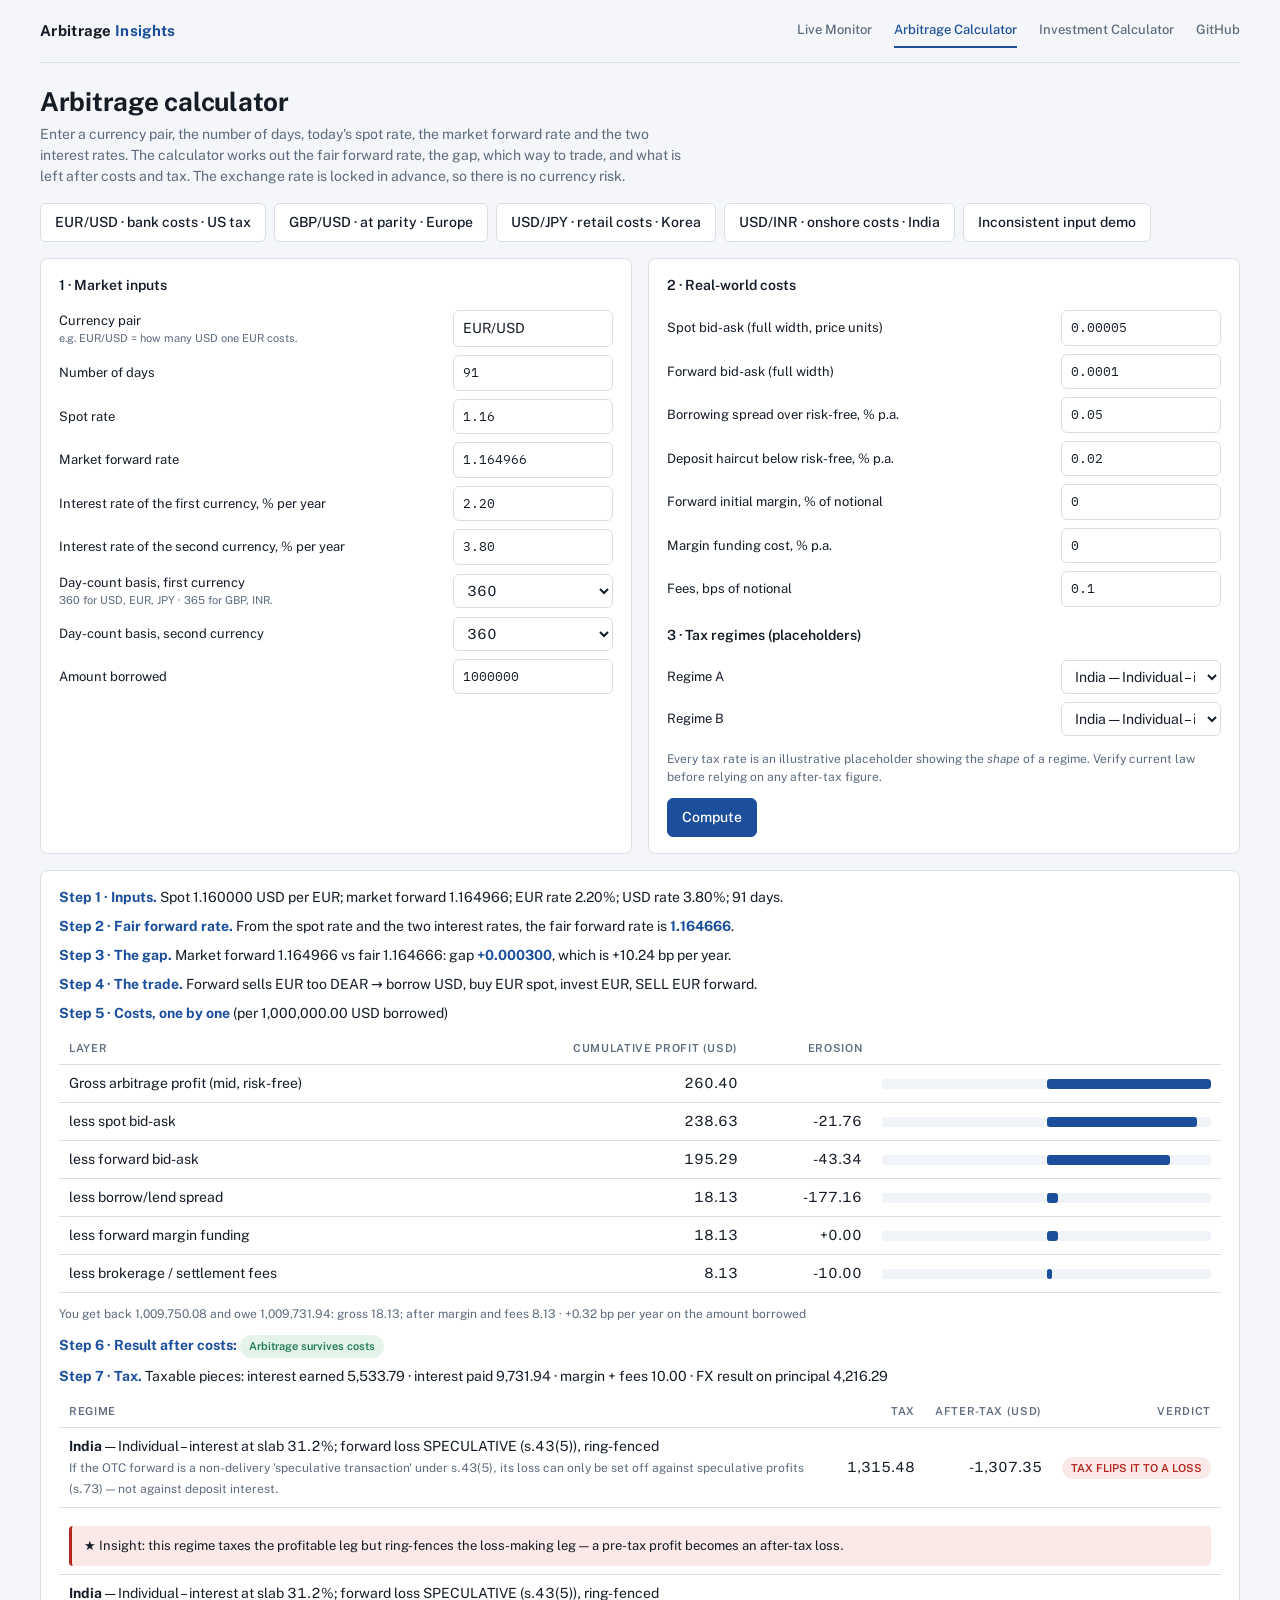
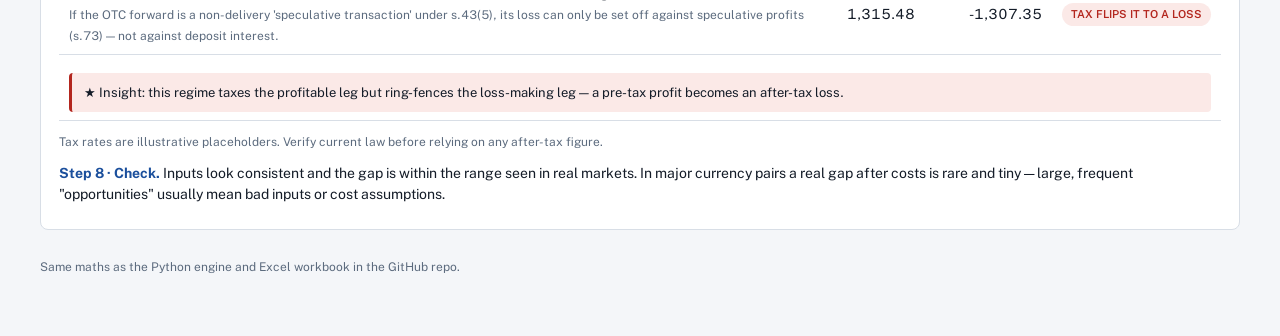
<file: calculator.html>
<!DOCTYPE html>
<html lang="en">
<head>
<meta charset="utf-8">
<meta name="viewport" content="width=device-width, initial-scale=1">
<title>Arbitrage Calculator — Arbitrage Insights</title>
<link rel="stylesheet" href="https://fonts.googleapis.com/css2?family=Public+Sans:wght@400;500;600;700&family=IBM+Plex+Mono:wght@400;500&display=swap">
<link rel="stylesheet" href="theme.css">
<script src="engine.js"></script>
<style>
  .presets{display:flex;flex-wrap:wrap;gap:8px}
  .step{margin:0 0 8px} .step b{color:var(--accent)}
</style>
</head>
<body>
<div class="wrap">
  <nav class="nav">
  <a class="brand" href="index.html">Arbitrage <span>Insights</span></a>
  <a class="item" href="index.html">Live Monitor</a>
  <a class="item" href="calculator.html" aria-current="page">Arbitrage Calculator</a>
  <a class="item" href="invest.html">Investment Calculator</a>
  <a class="item" href="https://github.com/Gogulavasan/Riskless-arbitrage-">GitHub</a>
</nav>
  <div>
    <h1 class="page">Arbitrage calculator</h1>
    <p class="lede">Enter a currency pair, the number of days, today's spot rate, the market forward rate and the two interest rates. The calculator works out the fair forward rate, the gap, which way to trade, and what is left after costs and tax. The exchange rate is locked in advance, so there is no currency risk.</p>
  </div>

  <div class="presets" id="presets"></div>

  <div class="grid2">
    <div class="panel">
      <h2>1 · Market inputs</h2>
      <div class="row"><label for="pair">Currency pair<small>e.g. EUR/USD = how many USD one EUR costs.</small></label><input id="pair" value="EUR/USD"></div>
      <div class="row"><label for="days">Number of days</label><input id="days" type="number" value="91"></div>
      <div class="row"><label for="spot">Spot rate</label><input id="spot" type="number" step="any" value="1.16"></div>
      <div class="row"><label for="fwd">Market forward rate</label><input id="fwd" type="number" step="any" value="1.164966"></div>
      <div class="row"><label for="ib">Interest rate of the first currency, % per year</label><input id="ib" type="number" step="any" value="2.20"></div>
      <div class="row"><label for="iq">Interest rate of the second currency, % per year</label><input id="iq" type="number" step="any" value="3.80"></div>
      <div class="row"><label for="bb">Day-count basis, first currency<small>360 for USD, EUR, JPY · 365 for GBP, INR.</small></label><select id="bb"><option>360</option><option>365</option></select></div>
      <div class="row"><label for="bq">Day-count basis, second currency</label><select id="bq"><option>360</option><option>365</option></select></div>
      <div class="row"><label for="N">Amount borrowed</label><input id="N" type="number" step="any" value="1000000"></div>
    </div>
    <div class="panel">
      <h2>2 · Real-world costs</h2>
      <div class="row"><label for="ss">Spot bid-ask (full width, price units)</label><input id="ss" type="number" step="any" value="0.00005"></div>
      <div class="row"><label for="fs">Forward bid-ask (full width)</label><input id="fs" type="number" step="any" value="0.0001"></div>
      <div class="row"><label for="bs">Borrowing spread over risk-free, % p.a.</label><input id="bs" type="number" step="any" value="0.05"></div>
      <div class="row"><label for="ds">Deposit haircut below risk-free, % p.a.</label><input id="ds" type="number" step="any" value="0.02"></div>
      <div class="row"><label for="mp">Forward initial margin, % of notional</label><input id="mp" type="number" step="any" value="0"></div>
      <div class="row"><label for="mf">Margin funding cost, % p.a.</label><input id="mf" type="number" step="any" value="0"></div>
      <div class="row"><label for="fee">Fees, bps of notional</label><input id="fee" type="number" step="any" value="0.1"></div>
      <h2 style="margin-top:14px">3 · Tax regimes (placeholders)</h2>
      <div class="row"><label for="taxA">Regime A</label><select id="taxA"></select></div>
      <div class="row"><label for="taxB">Regime B</label><select id="taxB"></select></div>
      <p class="note" style="margin:10px 0 0">Every tax rate is an illustrative placeholder showing the <i>shape</i> of a regime. Verify current law before relying on any after-tax figure.</p>
      <p style="margin:12px 0 0"><button class="primary" id="go">Compute</button></p>
    </div>
  </div>

  <div id="out"></div>
  <p class="foot">Same maths as the Python engine and Excel workbook in the GitHub repo.</p>
</div>

<script>
const $ = id => document.getElementById(id), num = id => parseFloat($(id).value), F = FX.fmt;
for (const sel of ["taxA","taxB"]) for (const r of FX.REGIMES) { const o = document.createElement("option"); o.value = r[0]; o.textContent = `${r[1]} — ${r[3]}`; $(sel).appendChild(o); }
const PRESETS = [
  { name: "EUR/USD · bank costs · US tax", p: FX.PAIRS[0], taxA: "US-988", taxB: "US-1256" },
  { name: "GBP/USD · at parity · Europe", p: FX.PAIRS[1], taxA: "EU-abg", taxB: "EU-biz" },
  { name: "USD/JPY · retail costs · Korea", p: FX.PAIRS[2], taxA: "KR-wht", taxB: "KR-agg" },
  { name: "USD/INR · onshore costs · India", p: FX.PAIRS[3], taxA: "IN-ind-spec", taxB: "IN-ind-pool" },
  { name: "Inconsistent input demo", p: { ...FX.PAIRS[2], fwd: 161 }, taxA: "US-988", taxB: "US-1256" },
];
PRESETS.forEach(pr => { const b = document.createElement("button"); b.textContent = pr.name; b.onclick = () => load(pr); $("presets").appendChild(b); });
function load(pr) {
  const p = pr.p, c = FX.COSTS[p.cost];
  $("pair").value = p.pair; $("days").value = p.days; $("spot").value = p.spot; $("fwd").value = p.fwd; $("ib").value = p.ib * 100; $("iq").value = p.iq * 100; $("bb").value = p.bb; $("bq").value = p.bq; $("N").value = 1e6;
  $("ss").value = c.ss; $("fs").value = c.fs; $("bs").value = c.bs * 100; $("ds").value = c.ds * 100; $("mp").value = c.mp * 100; $("mf").value = c.mf * 100; $("fee").value = c.fee;
  $("taxA").value = pr.taxA; $("taxB").value = pr.taxB; run();
}
function readInputs() {
  const m = { pair: $("pair").value.trim().toUpperCase(), days: num("days"), spot: num("spot"), fwd: num("fwd"), ib: num("ib") / 100, iq: num("iq") / 100, bb: num("bb"), bq: num("bq") };
  const c = { ss: num("ss"), fs: num("fs"), bs: num("bs") / 100, ds: num("ds") / 100, mp: num("mp") / 100, mf: num("mf") / 100, fee: num("fee") };
  return { m, c, N: num("N") };
}
function run() {
  const { m, c, N } = readInputs();
  if (!/^[A-Z]{3}\/[A-Z]{3}$/.test(m.pair) || isNaN(m.spot) || isNaN(m.fwd)) { $("out").innerHTML = '<div class="flag hot">Enter the pair as BASE/QUOTE (e.g. EUR/USD) and numeric inputs.</div>'; return; }
  const r = FX.run(m, c, N), a = r.a, mm = r.m, full = r.full, ccy = r.ccy;
  const vcls = r.verdict === "Arbitrage survives costs" ? "good" : (r.verdict === "No arbitrage" ? "warn" : "bad");
  let h = `<div class="panel">`;
  if (a.flags.length) h += a.flags.map(([k, t]) => `<div class="flag ${k}">⚠ ${t}</div>`).join("") + "<br>";
  h += `<p class="step"><b>Step 1 · Inputs.</b> Spot ${F.px(mm.spot, mm.pair)} ${mm.quote} per ${mm.base}; market forward ${F.px(mm.fwd, mm.pair)}; ${mm.base} rate ${F.pct(mm.ib, 2)}; ${mm.quote} rate ${F.pct(mm.iq, 2)}; ${mm.days} days.</p>`;
  h += `<p class="step"><b>Step 2 · Fair forward rate.</b> From the spot rate and the two interest rates, the fair forward rate is <b>${F.px(a.f, mm.pair)}</b>.</p>`;
  h += `<p class="step"><b>Step 3 · The gap.</b> Market forward ${F.px(mm.fwd, mm.pair)} vs fair ${F.px(a.f, mm.pair)}: gap <b>${F.sgn(a.gap.toFixed(6))}</b>, which is ${F.sgn(a.bps.toFixed(2))} bp per year.</p>`;
  const dtxt = a.dir === "none" ? "None — the market forward equals the fair forward." : (a.dir === "borrow_quote" ? `Forward sells ${mm.base} too DEAR → borrow ${mm.quote}, buy ${mm.base} spot, invest ${mm.base}, SELL ${mm.base} forward.` : `Forward sells ${mm.base} too CHEAP → borrow ${mm.base}, sell ${mm.base} spot, invest ${mm.quote}, BUY ${mm.base} forward.`);
  h += `<p class="step"><b>Step 4 · The trade.</b> ${dtxt}</p>`;
  h += `<p class="step"><b>Step 5 · Costs, one by one</b> (per ${F.n2(N)} ${ccy} borrowed)</p>`;
  const maxabs = Math.max(...r.wf.map(x => Math.abs(x[1])), 1e-9);
  h += `<div class="tscroll"><table><tr><th>Layer</th><th>Cumulative profit (${ccy})</th><th>Erosion</th><th style="width:30%"></th></tr>`;
  r.wf.forEach(([l, v], i) => { const d = i ? v - r.wf[i - 1][1] : 0; const w = Math.abs(v) / maxabs * 50; h += `<tr><td>${l}</td><td>${F.n2(v)}</td><td>${i ? F.sgn(F.n2(d)) : ""}</td><td><div class="bar"><i style="${v >= 0 ? `left:50%;width:${w}%;background:var(--accent)` : `right:50%;width:${w}%;background:var(--bad)`}"></i></div></td></tr>`; });
  h += `</table></div><p class="note">You get back ${F.n2(full.final)} and owe ${F.n2(full.owed)}: gross ${F.n2(full.gross)}; after margin and fees ${F.n2(full.net)} · ${F.sgn(r.netbp.toFixed(2))} bp per year on the amount borrowed</p>`;
  h += `<p class="step"><b>Step 6 · Result after costs:</b> <span class="pill ${vcls}">${r.verdict}</span></p>`;
  h += `<p class="step"><b>Step 7 · Tax.</b> Taxable pieces: interest earned ${F.n2(full.i_earn)} · interest paid ${F.n2(full.i_pay)} · margin + fees ${F.n2(full.margin + full.fees)} · FX result on principal ${F.sgn(F.n2(full.fx))}</p>`;
  h += `<div class="tscroll"><table><tr><th>Regime</th><th>Tax</th><th>After-tax (${ccy})</th><th>Verdict</th></tr>`;
  for (const id of ["taxA", "taxB"]) { const t = FX.REGIMES.find(x => x[0] === $(id).value); const tx = FX.taxDue(full, t), at = r.net - tx, v = FX.verdictTax(r.net, at); const cls = v === "Profitable after tax" ? "good" : (v === "TAX FLIPS IT TO A LOSS" ? "bad" : "neu");
    h += `<tr><td><b>${t[1]}</b> — ${t[3]}<br><span class="note">${t[8]}</span></td><td>${F.n2(tx)}</td><td>${F.n2(at)}</td><td><span class="pill ${cls}">${v}</span></td></tr>`;
    if (v === "TAX FLIPS IT TO A LOSS") h += `<tr><td colspan="4"><div class="flag hot">★ Insight: this regime taxes the profitable leg but ring-fences the loss-making leg — a pre-tax profit becomes an after-tax loss.</div></td></tr>`; }
  h += `</table></div><p class="note">Tax rates are illustrative placeholders. Verify current law before relying on any after-tax figure.</p>`;
  h += `<p class="step"><b>Step 8 · Check.</b> ${a.flags.length ? "See the warnings above." : "Inputs look consistent and the gap is within the range seen in real markets."} In major currency pairs a real gap after costs is rare and tiny — large, frequent "opportunities" usually mean bad inputs or cost assumptions.</p></div>`;
  $("out").innerHTML = h;
}
$("go").onclick = run; run();
</script>
</body>
</html>
</file>
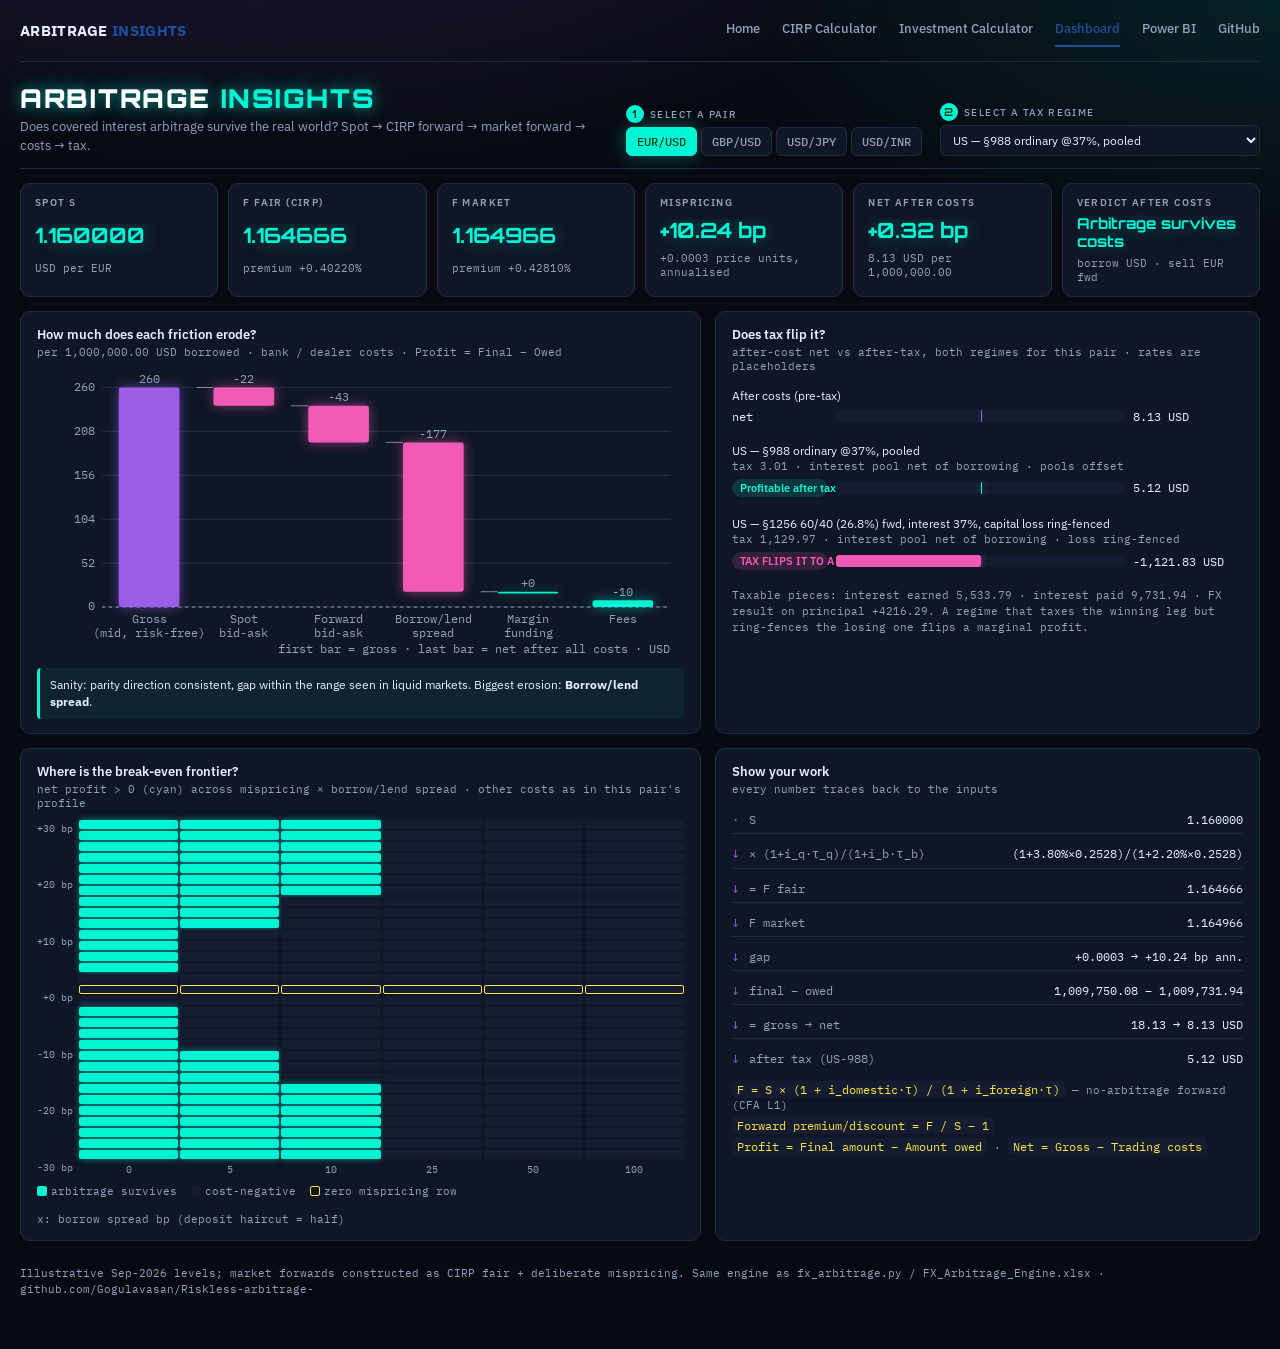
<file: dashboard.html>
<!DOCTYPE html>
<html lang="en">
<head>
<meta charset="utf-8">
<meta name="viewport" content="width=device-width, initial-scale=1">
<title>Arbitrage Insights</title>
<link rel="stylesheet" href="https://fonts.googleapis.com/css2?family=Orbitron:wght@500;700;900&family=IBM+Plex+Sans:wght@400;500;600&family=IBM+Plex+Mono:wght@400;500&display=swap">
<link rel="stylesheet" href="theme.css">
<style>
  :root{
    --ground:#070A12; --card:#0F1626; --card2:#131C30; --line:#1F2B45; --ink:#E6F1FF; --mute:#8FA3BF;
    --cyan:#00F5D4; --magenta:#F15BB5; --amber:#FEE440; --violet:#9B5DE5; --blue:#00BBF9;
    --glow-c:0 0 18px rgba(0,245,212,.35); --glow-m:0 0 18px rgba(241,91,181,.35); --glow-a:0 0 18px rgba(254,228,64,.35);
    --disp:"Orbitron","IBM Plex Sans",system-ui,sans-serif; --body:"IBM Plex Sans",system-ui,-apple-system,Segoe UI,sans-serif; --mono:"IBM Plex Mono",ui-monospace,Menlo,Consolas,monospace;
  }
  *{box-sizing:border-box}
  body{margin:0;background:var(--ground);color:var(--ink);font:14px/1.45 var(--body);padding-block:0 40px;padding-inline:16px;
       background-image:radial-gradient(1200px 500px at 20% -10%,rgba(155,93,229,.18),transparent 60%),radial-gradient(900px 400px at 100% 0,rgba(0,245,212,.10),transparent 60%);}
  .wrap{max-width:1240px;margin:0 auto;display:grid;gap:14px}
  /* header */
  .hdr{display:grid;grid-template-columns:1fr auto;gap:14px;align-items:end;border-bottom:1px solid var(--line);padding-bottom:12px}
  .hdr h1{font:900 26px/1.1 var(--disp);letter-spacing:.06em;margin:0;color:#fff;text-shadow:0 0 14px rgba(0,245,212,.55),0 0 34px rgba(0,245,212,.25)}
  .hdr h1 span{color:var(--cyan)}
  .hdr .q{margin:6px 0 0;color:var(--mute);font-size:13px}
  .controls{display:flex;gap:18px;flex-wrap:wrap;align-items:end}
  .ctl{display:grid;gap:4px}
  .ctl label{font:500 10px var(--body);letter-spacing:.14em;text-transform:uppercase;color:var(--mute)}
  .ctl label b{display:inline-grid;place-items:center;width:18px;height:18px;border-radius:50%;background:var(--cyan);color:#041;font:700 11px var(--disp);margin-right:6px}
  .seg{display:flex;gap:4px;flex-wrap:wrap}
  .seg button{background:var(--card);color:var(--mute);border:1px solid var(--line);padding:6px 10px;border-radius:6px;font:500 12px var(--mono);cursor:pointer}
  .seg button[aria-pressed="true"]{color:#041;background:var(--cyan);border-color:var(--cyan);box-shadow:var(--glow-c)}
  .seg button:focus-visible,select:focus-visible{outline:2px solid var(--amber);outline-offset:2px}
  select{background:var(--card);color:var(--ink);border:1px solid var(--line);border-radius:6px;padding:6px 8px;font:12px var(--body);max-width:320px}
  /* tiles */
  .kpis{display:grid;grid-template-columns:repeat(6,1fr);gap:10px}
  @media(max-width:980px){.kpis{grid-template-columns:repeat(3,1fr)}} @media(max-width:560px){.kpis{grid-template-columns:repeat(2,1fr)}}
  .tile{background:var(--card);border:1px solid var(--line);border-radius:10px;padding:12px 14px;display:grid;gap:4px;min-width:0}
  .tile .lab{font-size:10px;letter-spacing:.14em;text-transform:uppercase;color:var(--mute)}
  .tile .val{font:700 21px/1.1 var(--disp);color:var(--cyan);text-shadow:var(--glow-c);font-variant-numeric:tabular-nums;white-space:nowrap;overflow:hidden;text-overflow:ellipsis}
  .tile .sub{font:11px var(--mono);color:var(--mute)}
  .tile.verdict .val{font-size:15px;white-space:normal;line-height:1.25}
  .tile.good .val{color:var(--cyan);text-shadow:var(--glow-c)} .tile.bad .val{color:var(--magenta);text-shadow:var(--glow-m)} .tile.warn .val{color:var(--amber);text-shadow:var(--glow-a)}
  /* panels */
  .grid2{display:grid;grid-template-columns:1.25fr 1fr;gap:14px} @media(max-width:900px){.grid2{grid-template-columns:1fr}}
  .panel{background:var(--card);border:1px solid var(--line);border-radius:10px;padding:14px 16px;min-width:0}
  .panel h2{font:600 13px var(--body);margin:0 0 10px;color:var(--ink)} .panel h2 small{display:block;font:11px var(--mono);color:var(--mute);margin-top:2px}
  svg{display:block;width:100%;height:auto} svg text{font-family:var(--mono);font-size:10px;fill:var(--mute)}
  .flag{margin-top:10px;padding:8px 10px;border-left:3px solid var(--amber);background:rgba(254,228,64,.07);border-radius:4px;font-size:12px}
  .flag.hot{border-color:var(--magenta);background:rgba(241,91,181,.08)}
  /* tax bars */
  .tax{display:grid;gap:10px} .tax .row{display:grid;grid-template-columns:1fr;gap:4px}
  .tax .name{font-size:12px} .tax .name small{color:var(--mute);display:block;font-family:var(--mono);font-size:11px}
  .bars{display:grid;grid-template-columns:96px 1fr 110px;gap:8px;align-items:center;font:12px var(--mono)}
  .bars .track{height:12px;background:var(--card2);border-radius:3px;position:relative;overflow:hidden}
  .bars .track i{position:absolute;top:0;bottom:0;border-radius:3px}
  .pill{display:inline-block;padding:2px 8px;border-radius:999px;font:600 11px var(--body)}
  .pill.good{background:rgba(0,245,212,.14);color:var(--cyan)} .pill.bad{background:rgba(241,91,181,.16);color:var(--magenta)} .pill.neu{background:rgba(143,163,191,.15);color:var(--mute)}
  /* heatmap */
  .heat{display:grid;grid-template-columns:auto 1fr;gap:6px;font:10px var(--mono);color:var(--mute)}
  .heat .ylab{display:grid;align-content:space-between;text-align:right;padding-block:2px}
  .cells{display:grid;grid-template-columns:repeat(6,1fr);gap:2px}
  .cells div{height:9px;border-radius:2px;background:var(--card2)}
  .cells div.on{background:var(--cyan);box-shadow:0 0 6px rgba(0,245,212,.5)} .cells div.zero{outline:1px solid var(--amber);outline-offset:-1px}
  .xlab{display:grid;grid-template-columns:repeat(6,1fr);text-align:center;margin-top:4px;font:10px var(--mono);color:var(--mute)}
  .legend{display:flex;gap:14px;font:11px var(--mono);color:var(--mute);margin-top:8px;flex-wrap:wrap} .legend i{display:inline-block;width:10px;height:10px;border-radius:2px;vertical-align:-1px;margin-right:4px}
  /* trace */
  .trace{display:grid;gap:6px;font:12px var(--mono)} .trace .r{display:grid;grid-template-columns:auto 1fr auto;gap:10px;align-items:center;padding:6px 0;border-bottom:1px solid var(--line)}
  .trace .r:last-child{border-bottom:0} .trace .k{color:var(--mute)} .trace .v{color:var(--ink);font-variant-numeric:tabular-nums}
  .trace .arrow{color:var(--violet)}
  .formulas{display:grid;gap:6px;margin-top:10px;font:11px var(--mono);color:var(--mute)} .formulas code{color:var(--amber);font-family:inherit}
  .foot{color:var(--mute);font-size:11px;font-family:var(--mono)}
  @media(prefers-reduced-motion:no-preference){.tile .val{transition:color .3s}}
</style>
</head>
<body>

<div class="wrap">
  <nav class="nav">
  <a class="brand" href="index.html">ARBITRAGE <span>INSIGHTS</span></a>
  <a class="item" href="index.html">Home</a>
  <a class="item" href="calculator.html">CIRP Calculator</a>
  <a class="item" href="invest.html">Investment Calculator</a>
  <a class="item" href="dashboard.html" aria-current="page">Dashboard</a>
  <a class="item" href="powerbi.html">Power BI</a>
  <a class="item" href="https://github.com/Gogulavasan/Riskless-arbitrage-">GitHub</a>
</nav>
  <header class="hdr">
    <div>
      <h1>ARBITRAGE <span>INSIGHTS</span></h1>
      <p class="q">Does covered interest arbitrage survive the real world? Spot → CIRP forward → market forward → costs → tax.</p>
    </div>
    <div class="controls">
      <div class="ctl"><label><b>1</b>Select a pair</label><div class="seg" id="pairSeg" role="group" aria-label="Currency pair"></div></div>
      <div class="ctl"><label for="regime"><b>2</b>Select a tax regime</label><select id="regime"></select></div>
    </div>
  </header>

  <section class="kpis" id="kpis"></section>

  <div class="grid2">
    <section class="panel">
      <h2>How much does each friction erode?<small id="wfsub"></small></h2>
      <div id="wf"></div>
      <div id="flags"></div>
    </section>
    <section class="panel">
      <h2>Does tax flip it?<small>after-cost net vs after-tax, both regimes for this pair · rates are placeholders</small></h2>
      <div class="tax" id="tax"></div>
    </section>
  </div>

  <div class="grid2">
    <section class="panel">
      <h2>Where is the break-even frontier?<small>net profit &gt; 0 (cyan) across mispricing × borrow/lend spread · other costs as in this pair's profile</small></h2>
      <div class="heat"><div class="ylab" id="ylab"></div><div><div class="cells" id="cells"></div><div class="xlab" id="xlab"></div></div></div>
      <div class="legend"><span><i style="background:var(--cyan)"></i>arbitrage survives</span><span><i style="background:var(--card2)"></i>cost-negative</span><span><i style="outline:1px solid var(--amber);outline-offset:-1px"></i>zero mispricing row</span><span>x: borrow spread bp (deposit haircut = half)</span></div>
    </section>
    <section class="panel">
      <h2>Show your work<small>every number traces back to the inputs</small></h2>
      <div class="trace" id="trace"></div>
      <div class="formulas">
        <div><code>F = S × (1 + i_domestic·τ) / (1 + i_foreign·τ)</code> — no-arbitrage forward (CFA L1)</div>
        <div><code>Forward premium/discount = F / S − 1</code></div>
        <div><code>Profit = Final amount − Amount owed</code> · <code>Net = Gross − Trading costs</code></div>
      </div>
    </section>
  </div>
  <p class="foot">Illustrative Sep-2026 levels; market forwards constructed as CIRP fair + deliberate mispricing. Same engine as fx_arbitrage.py / FX_Arbitrage_Engine.xlsx · github.com/Gogulavasan/Riskless-arbitrage-</p>
</div>

<script>
const REGIMES=[
 ["US-988","US","§988 ordinary @37%, pooled",0.37,0.37,true,true],
 ["US-1256","US","§1256 60/40 (26.8%) fwd, interest 37%, capital loss ring-fenced",0.37,0.268,true,false],
 ["EU-abg","Europe (DE-style)","Abgeltungsteuer 26.375%, derivative loss ring-fenced, borrowing not deductible",0.26375,0.26375,false,false],
 ["EU-biz","Europe (DE-style)","Business income pooled ~30%",0.30,0.30,true,true],
 ["KR-wht","South Korea","Interest withheld 15.4%; OTC forward outside the net",0.154,0.11,false,false],
 ["KR-agg","South Korea","Aggregated 49.5%; forward still separate",0.495,0.11,false,false],
 ["IN-spec","India","Individual 31.2%; forward loss speculative (s.43(5)), ring-fenced",0.312,0.312,true,false],
 ["IN-pool","India","Individual business income pooled 31.2%",0.312,0.312,true,true],
 ["AU-775","Australia","Div 775 ordinary 47%, pooled",0.47,0.47,true,true],
 ["AU-cgt","Australia","CGT-style 47%, capital loss quarantined",0.47,0.47,true,false],
];
const PAIRS=[
 {pair:"EUR/USD",days:91,spot:1.16,fwd:1.164966,ib:.022,iq:.038,bb:360,bq:360,c:{ss:.00005,fs:.0001,bs:.0005,ds:.0002,mp:0,mf:0,fee:.1},profile:"bank / dealer costs",regs:["US-988","US-1256"]},
 {pair:"GBP/USD",days:91,spot:1.35,fwd:1.3505095122527264,ib:.037,iq:.038,bb:365,bq:360,c:{ss:.0001,fs:.0002,bs:.0025,ds:.001,mp:.02,mf:.04,fee:.5},profile:"retail costs",regs:["EU-abg","EU-biz"]},
 {pair:"USD/JPY",days:91,spot:160,fwd:158.8684,ib:.038,iq:.0105,bb:360,bq:360,c:{ss:.01,fs:.02,bs:.0025,ds:.001,mp:.02,mf:.04,fee:.5},profile:"retail costs",regs:["KR-wht","KR-agg"]},
 {pair:"USD/INR",days:91,spot:94.9,fwd:95.5126,ib:.038,iq:.054,bb:360,bq:365,c:{ss:.01,fs:.03,bs:.01,ds:.005,mp:.05,mf:.065,fee:2},profile:"onshore costs",regs:["IN-spec","IN-pool"]},
];
const N=1e6;
const prep=m=>{[m.base,m.quote]=m.pair.split("/");m.tb=m.days/m.bb;m.tq=m.days/m.bq;m.N=N;return m};
const ffair=m=>m.spot*(1+m.iq*m.tq)/(1+m.ib*m.tb);
const annBps=(x,d,b)=>x*b/d*1e4;
function analyse(m){const f=ffair(m),gap=m.fwd-f,bps=annBps(gap/m.spot,m.days,m.bq),flags=[];
  if(m.ib>m.iq&&m.fwd>m.spot)flags.push(["hot",`Inconsistent input: ${m.base} has the higher rate but trades at a forward premium — parity says discount. Check the quote before trusting output.`]);
  if(m.ib<m.iq&&m.fwd<m.spot)flags.push(["hot",`Inconsistent input: ${m.base} has the lower rate but trades at a forward discount.`]);
  if(Math.abs(bps)>25)flags.push(["warn",`Red flag: ${bps.toFixed(1)} bp annualised is far beyond what survives in liquid FX — suspect mismatched tenors, day-count, stale spot, or capital controls (onshore/NDF segmentation), not a market inefficiency.`]);
  return{f,gap,bps,dir:Math.abs(bps)<=.01?"none":(gap>0?"borrow_quote":"borrow_base"),flags}}
function pnl(m,c,dir,on){const hs=on.s?c.ss/2:0,hf=on.f?c.fs/2:0,bs=on.r?c.bs:0,ds=on.r?c.ds:0;const sb=m.spot-hs,sa=m.spot+hs,fb=m.fwd-hf,fa=m.fwd+hf;let r={};
  if(dir==="borrow_quote"){r.i_pay=N*(m.iq+bs)*m.tq;r.owed=N+r.i_pay;const b=N/sa;r.i_earn=b*(m.ib-ds)*m.tb*fb;r.fx=b*fb-N;r.final=b*(1+(m.ib-ds)*m.tb)*fb;r.tau=m.tq}
  else{r.i_pay=N*(m.ib+bs)*m.tb;r.owed=N+r.i_pay;const q=N*sb;r.i_earn=q*(m.iq-ds)*m.tq/fa;r.fx=q/fa-N;r.final=q*(1+(m.iq-ds)*m.tq)/fa;r.tau=m.tb}
  r.gross=r.final-r.owed;r.margin=on.mg?N*c.mp*c.mf*r.tau:0;r.fees=on.fe?N*c.fee/1e4:0;r.net=r.gross-r.margin-r.fees;return r}
const WF=[["Gross (mid, risk-free)",{}],["Spot bid-ask",{s:1}],["Forward bid-ask",{s:1,f:1}],["Borrow/lend spread",{s:1,f:1,r:1}],["Margin funding",{s:1,f:1,r:1,mg:1}],["Fees",{s:1,f:1,r:1,mg:1,fe:1}]];
function taxDue(p,t){const[,,,ri,rf,ded,off]=t;const ip=p.i_earn-(ded?p.i_pay+p.margin+p.fees:0),fp=p.fx;
  if(off){if(fp>=0&&ip>=0)return ri*ip+rf*fp;return(fp<0?ri:rf)*Math.max(ip+fp,0)}return ri*Math.max(ip,0)+rf*Math.max(fp,0)}
const f2=x=>x.toLocaleString(undefined,{minimumFractionDigits:2,maximumFractionDigits:2});
const fp=(x,m)=>x.toFixed(m.pair.endsWith("JPY")?3:6);
const sgn=x=>(x>=0?"+":"")+x;
let sel=0;
const $=id=>document.getElementById(id);
const regSel=$("regime");REGIMES.forEach(r=>{const o=document.createElement("option");o.value=r[0];o.textContent=`${r[1]} — ${r[2]}`;regSel.appendChild(o)});
PAIRS.forEach((p,i)=>{const b=document.createElement("button");b.textContent=p.pair;b.id="pair"+i;b.onclick=()=>{sel=i;regSel.value=PAIRS[i].regs[0];render()};$("pairSeg").appendChild(b)});
regSel.value=PAIRS[0].regs[0];regSel.onchange=render;

function render(){
  const m=prep({...PAIRS[sel]}),c=m.c,a=analyse(m),dir=a.dir==="none"?"borrow_quote":a.dir;
  document.querySelectorAll("#pairSeg button").forEach((b,i)=>b.setAttribute("aria-pressed",i===sel));
  const wf=WF.map(([l,on])=>[l,pnl(m,c,dir,on).net]),full=pnl(m,c,dir,{s:1,f:1,r:1,mg:1,fe:1});
  const ccy=dir==="borrow_quote"?m.quote:m.base,gross=wf[0][1],net=full.net;
  const vc=Math.abs(gross)<=1e-6?"No arbitrage":(net>1e-6?"Arbitrage survives costs":"Arbitrage exists but is cost-negative");
  const vcls=vc==="Arbitrage survives costs"?"good":(vc==="No arbitrage"?"warn":"bad");
  const netbp=annBps(net/N,m.days,dir==="borrow_quote"?m.bq:m.bb);
  // KPIs
  $("kpis").innerHTML=[
    ["Spot S",fp(m.spot,m),`${m.quote} per ${m.base}`],
    ["F fair (CIRP)",fp(a.f,m),`premium ${sgn((a.f/m.spot-1)*100).slice(0,8)}%`],
    ["F market",fp(m.fwd,m),`premium ${sgn((m.fwd/m.spot-1)*100).slice(0,8)}%`],
    ["Mispricing",`${sgn(+a.bps.toFixed(2))} bp`,`${sgn(+a.gap.toFixed(m.pair.endsWith("JPY")?3:6))} price units, annualised`],
    ["Net after costs",`${sgn(+netbp.toFixed(2))} bp`,`${f2(net)} ${ccy} per ${f2(N)}`],
  ].map(([l,v,s])=>`<div class="tile"><div class="lab">${l}</div><div class="val">${v}</div><div class="sub">${s}</div></div>`).join("")
  +`<div class="tile verdict ${vcls}"><div class="lab">Verdict after costs</div><div class="val">${vc}</div><div class="sub">${dir==="borrow_quote"?`borrow ${m.quote} · sell ${m.base} fwd`:`borrow ${m.base} · buy ${m.base} fwd`}</div></div>`;
  // waterfall svg
  $("wfsub").textContent=`per ${f2(N)} ${ccy} borrowed · ${m.profile} · Profit = Final − Owed`;
  const W=560,H=250,padL=56,padR=12,padT=16,padB=44,vals=wf.map(x=>x[1]);
  const lo=Math.min(0,...vals),hi=Math.max(0,...vals),span=(hi-lo)||1,y=v=>padT+(hi-v)/span*(H-padT-padB);
  const n=wf.length,bw=(W-padL-padR)/n,ticks=5;let s=`<svg viewBox="0 0 ${W} ${H}" role="img" aria-label="Cost waterfall">`;
  for(let i=0;i<=ticks;i++){const v=lo+span*i/ticks;s+=`<line x1="${padL}" x2="${W-padR}" y1="${y(v)}" y2="${y(v)}" stroke="#1F2B45"/><text x="${padL-6}" y="${y(v)+3}" text-anchor="end">${Math.round(v).toLocaleString()}</text>`}
  s+=`<line x1="${padL}" x2="${W-padR}" y1="${y(0)}" y2="${y(0)}" stroke="#8FA3BF" stroke-dasharray="3 3"/>`;
  wf.forEach(([l,v],i)=>{const x=padL+i*bw+bw*.18,w=bw*.64;let top,bot,col;
    if(i===0||i===n-1){top=Math.min(y(0),y(v));bot=Math.max(y(0),y(v));col=i===0?"#9B5DE5":(v>=0?"#00F5D4":"#F15BB5")}
    else{const p=wf[i-1][1];top=Math.min(y(p),y(v));bot=Math.max(y(p),y(v));col=v>=p?"#00F5D4":"#F15BB5"}
    s+=`<rect x="${x}" y="${top}" width="${w}" height="${Math.max(bot-top,1.5)}" rx="2" fill="${col}" style="filter:drop-shadow(0 0 5px ${col}88)"/>`;
    if(i>0&&i<n-1)s+=`<line x1="${x-bw*.18}" x2="${x}" y1="${y(wf[i-1][1])}" y2="${y(wf[i-1][1])}" stroke="#8FA3BF" stroke-width=".7"/>`;
    const d=i?v-wf[i-1][1]:v;s+=`<text x="${x+w/2}" y="${top-4}" text-anchor="middle" fill="#E6F1FF">${i?sgn(+d.toFixed(0)):Math.round(v)}</text>`;
    s+=`<text x="${x+w/2}" y="${H-padB+14}" text-anchor="middle">${l.split(" ")[0]}</text><text x="${x+w/2}" y="${H-padB+26}" text-anchor="middle">${l.split(" ").slice(1).join(" ")}</text>`});
  s+=`<text x="${W-padR}" y="${H-4}" text-anchor="end">first bar = gross · last bar = net after all costs · ${ccy}</text></svg>`;
  $("wf").innerHTML=s;
  $("flags").innerHTML=a.flags.map(([k,t])=>`<div class="flag ${k}">${t}</div>`).join("")||`<div class="flag" style="border-color:var(--cyan);background:rgba(0,245,212,.06)">Sanity: parity direction consistent, gap within the range seen in liquid markets. Biggest erosion: <b>${wf.slice(1).map((x,i)=>[x[0],x[1]-wf[i][1]]).sort((p,q)=>p[1]-q[1])[0][0]}</b>.</div>`;
  // tax
  const chosen=[regSel.value,...m.regs.filter(k=>k!==regSel.value)].slice(0,2).map(k=>REGIMES.find(r=>r[0]===k));
  const scale=Math.max(Math.abs(net),...chosen.map(t=>Math.abs(net-taxDue(full,t))),1e-9);
  const bar=(v,col)=>`<div class="track"><i style="${v>=0?`left:50%;width:${Math.abs(v)/scale*50}%`:`right:50%;width:${Math.abs(v)/scale*50}%`};background:${col};box-shadow:0 0 6px ${col}88"></i></div>`;
  $("tax").innerHTML=`<div class="row"><div class="name">After costs (pre-tax)</div><div class="bars"><span>net</span>${bar(net,net>=0?"#9B5DE5":"#F15BB5")}<span>${f2(net)} ${ccy}</span></div></div>`+
    chosen.map(t=>{const tx=taxDue(full,t),at=net-tx;const v=net<=1e-6?["neu","Cost-negative before tax"]:(at>1e-6?["good","Profitable after tax"]:["bad","TAX FLIPS IT TO A LOSS"]);
      return`<div class="row"><div class="name">${t[1]} — ${t[2]}<small>tax ${f2(tx)} · interest pool ${t[5]?"net of borrowing":"gross"} · ${t[6]?"pools offset":"loss ring-fenced"}</small></div><div class="bars"><span class="pill ${v[0]}">${v[1]}</span>${bar(at,v[0]==="good"?"#00F5D4":v[0]==="bad"?"#F15BB5":"#8FA3BF")}<span>${f2(at)} ${ccy}</span></div></div>`}).join("")
    +`<div class="foot" style="margin-top:4px">Taxable pieces: interest earned ${f2(full.i_earn)} · interest paid ${f2(full.i_pay)} · FX result on principal ${sgn(+full.fx.toFixed(2))}. A regime that taxes the winning leg but ring-fences the losing one flips a marginal profit.</div>`;
  // heatmap
  const gaps=[];for(let g=30;g>=-30;g-=2)gaps.push(g);const spreads=[0,5,10,25,50,100];let cells="";
  gaps.forEach(g=>spreads.forEach(sp=>{const mm=prep({...PAIRS[sel]});mm.fwd=ffair(mm)*(1+g/1e4*mm.days/mm.bq);const cc={...c,bs:sp/1e4,ds:sp/2e4};const aa=analyse(mm);const d=aa.dir==="none"?"borrow_quote":aa.dir;const nn=pnl(mm,cc,d,{s:1,f:1,r:1,mg:1,fe:1}).net;
    cells+=`<div class="${nn>0?"on":""}${g===0?" zero":""}" title="mispricing ${g} bp, spread ${sp} bp → net ${f2(nn)}"></div>`}));
  $("cells").innerHTML=cells;$("ylab").innerHTML=[30,20,10,0,-10,-20,-30].map(v=>`<span>${sgn(v)} bp</span>`).join("");$("xlab").innerHTML=spreads.map(v=>`<span>${v}</span>`).join("");
  // trace
  const tA=chosen[0];$("trace").innerHTML=[["S",fp(m.spot,m)],["× (1+i_q·τ_q)/(1+i_b·τ_b)",`(1+${(m.iq*100).toFixed(2)}%×${m.tq.toFixed(4)})/(1+${(m.ib*100).toFixed(2)}%×${m.tb.toFixed(4)})`],["= F fair",fp(a.f,m)],["F market",fp(m.fwd,m)],["gap",`${sgn(+a.gap.toFixed(6))} → ${sgn(+a.bps.toFixed(2))} bp ann.`],["final − owed",`${f2(full.final)} − ${f2(full.owed)}`],["= gross → net",`${f2(full.gross)} → ${f2(net)} ${ccy}`],[`after tax (${tA[0]})`,`${f2(net-taxDue(full,tA))} ${ccy}`]]
    .map(([k,v],i)=>`<div class="r"><span class="arrow">${i?"↓":"·"}</span><span class="k">${k}</span><span class="v">${v}</span></div>`).join("");
}
render();
</script>
</body>
</html>
</file>
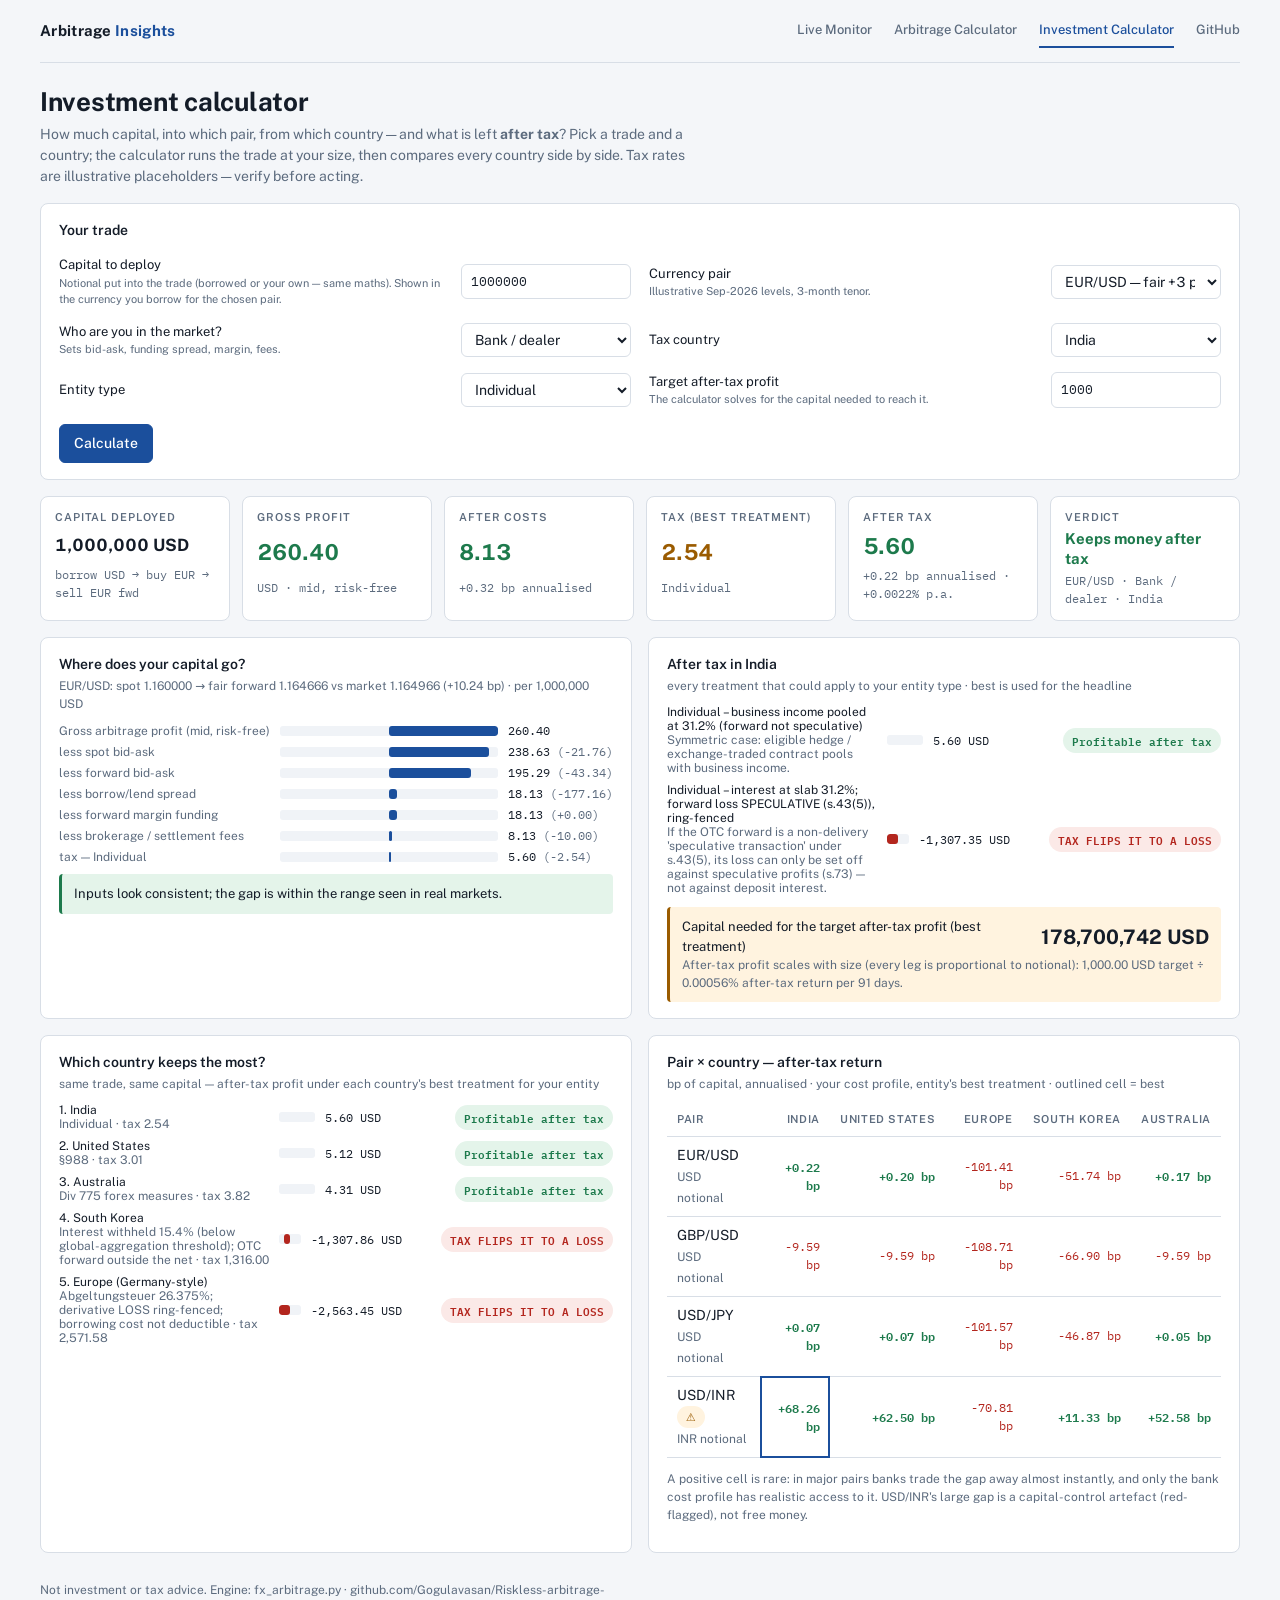
<file: invest.html>
<!DOCTYPE html>
<html lang="en">
<head>
<meta charset="utf-8">
<meta name="viewport" content="width=device-width, initial-scale=1">
<title>Investment Calculator — Arbitrage Insights</title>
<link rel="stylesheet" href="https://fonts.googleapis.com/css2?family=Public+Sans:wght@400;500;600;700&family=IBM+Plex+Mono:wght@400;500&display=swap">
<link rel="stylesheet" href="theme.css">
<script src="engine.js"></script>
<style>
  .form{display:grid;grid-template-columns:1fr 1fr;gap:6px 18px} @media(max-width:700px){.form{grid-template-columns:1fr}}
  .form .row{grid-template-columns:1fr 170px}
  .money{font:700 22px/1.1 var(--body)} .tile.wrapv .val{white-space:normal;font-size:17px}
  .rank{display:grid;gap:8px} .rank .r{display:grid;grid-template-columns:210px 1fr 120px auto;gap:10px;align-items:center;font:12px var(--mono)} @media(max-width:700px){.rank .r{grid-template-columns:1fr 1fr}}
  .rank .r .nm{color:var(--ink);font-family:var(--body)}
  .matrix td.cell{font-family:var(--mono);font-size:12px} .matrix td.pos{color:var(--good);font-weight:600} .matrix td.neg{color:var(--bad)} .matrix td.best{outline:2px solid var(--accent);outline-offset:-2px}
  .target{display:grid;grid-template-columns:1fr 170px;gap:8px;align-items:center}
  .wfmini{display:grid;grid-template-columns:auto 1fr auto;gap:6px 10px;align-items:center;font:12px var(--mono)} .wfmini .k{color:var(--mute);font-family:var(--body)}
</style>
</head>
<body>
<div class="wrap">
  <nav class="nav">
  <a class="brand" href="index.html">Arbitrage <span>Insights</span></a>
  <a class="item" href="index.html">Live Monitor</a>
  <a class="item" href="calculator.html">Arbitrage Calculator</a>
  <a class="item" href="invest.html" aria-current="page">Investment Calculator</a>
  <a class="item" href="https://github.com/Gogulavasan/Riskless-arbitrage-">GitHub</a>
</nav>
  <div>
    <h1 class="page">Investment calculator</h1>
    <p class="lede">How much capital, into which pair, from which country — and what is left <b>after tax</b>? Pick a trade and a country; the calculator runs the trade at your size, then compares every country side by side. Tax rates are illustrative placeholders — verify before acting.</p>
  </div>

  <div class="panel">
    <h2>Your trade</h2>
    <div class="form">
      <div class="row"><label for="capital">Capital to deploy<small>Notional put into the trade (borrowed or your own — same maths). Shown in the currency you borrow for the chosen pair.</small></label><input id="capital" type="number" step="any" value="1000000"></div>
      <div class="row"><label for="pairSel">Currency pair<small>Illustrative Sep-2026 levels, 3-month tenor.</small></label><select id="pairSel"></select></div>
      <div class="row"><label for="costSel">Who are you in the market?<small>Sets bid-ask, funding spread, margin, fees.</small></label><select id="costSel"></select></div>
      <div class="row"><label for="country">Tax country</label><select id="country"></select></div>
      <div class="row"><label for="entity">Entity type</label><select id="entity"><option value="individual">Individual</option><option value="company">Company</option></select></div>
      <div class="row"><label for="target">Target after-tax profit<small>The calculator solves for the capital needed to reach it.</small></label><input id="target" type="number" step="any" value="1000"></div>
    </div>
    <p style="margin:12px 0 0"><button class="primary" id="go">Calculate</button></p>
  </div>

  <section class="kpis" id="kpis"></section>

  <div class="grid2">
    <div class="panel">
      <h2>Where does your capital go?<small id="wfsub"></small></h2>
      <div class="wfmini" id="wf"></div>
      <div id="flags"></div>
    </div>
    <div class="panel">
      <h2>After tax in <span id="ctryName"></span><small>every treatment that could apply to your entity type · best is used for the headline</small></h2>
      <div class="rank" id="regimes"></div>
      <div class="flag" style="margin-top:12px"><div class="target"><span>Capital needed for the target after-tax profit (best treatment)</span><span class="money" id="needed" style="font-size:20px;text-align:right"></span></div><div class="note" id="neededNote"></div></div>
    </div>
  </div>

  <div class="grid2">
    <div class="panel">
      <h2>Which country keeps the most?<small>same trade, same capital — after-tax profit under each country's best treatment for your entity</small></h2>
      <div class="rank" id="countries"></div>
    </div>
    <div class="panel">
      <h2>Pair × country — after-tax return<small>bp of capital, annualised · your cost profile, entity's best treatment · outlined cell = best</small></h2>
      <div class="tscroll"><table class="matrix" id="matrix"></table></div>
      <p class="note">A positive cell is rare: in major pairs banks trade the gap away almost instantly, and only the bank cost profile has realistic access to it. USD/INR's large gap is a capital-control artefact (red-flagged), not free money.</p>
    </div>
  </div>
  <p class="foot">Not investment or tax advice. Engine: fx_arbitrage.py · github.com/Gogulavasan/Riskless-arbitrage-</p>
</div>

<script>
const $ = id => document.getElementById(id), F = FX.fmt;
FX.PAIRS.forEach((p, i) => { const o = document.createElement("option"); o.value = i; o.textContent = `${p.pair} — ${p.note}`; $("pairSel").appendChild(o); });
Object.entries(FX.COSTS).forEach(([k, c]) => { const o = document.createElement("option"); o.value = k; o.textContent = c.name; $("costSel").appendChild(o); });
FX.COUNTRIES.forEach(c => { const o = document.createElement("option"); o.value = c; o.textContent = c; $("country").appendChild(o); });
$("pairSel").onchange = () => { $("costSel").value = FX.PAIRS[$("pairSel").value].cost; calc(); };
["costSel", "country", "entity"].forEach(id => $(id).onchange = calc);
$("go").onclick = calc;

function regimesFor(country, entity) {
  let r = FX.REGIMES.filter(t => t[1] === country && t[2] === entity);
  return r.length ? r : FX.REGIMES.filter(t => t[1] === country);
}
function evalTrade(pairIdx, costKey, N) { return FX.run(FX.PAIRS[pairIdx], FX.COSTS[costKey], N); }
function afterTaxRows(r, country, entity) {
  return regimesFor(country, entity).map(t => { const tx = FX.taxDue(r.full, t), at = r.net - tx; return { t, tx, at, v: FX.verdictTax(r.net, at) }; }).sort((a, b) => b.at - a.at);
}
function calc() {
  const N = parseFloat($("capital").value), pi = +$("pairSel").value, ck = $("costSel").value, country = $("country").value, entity = $("entity").value, target = parseFloat($("target").value);
  if (!(N > 0)) { $("kpis").innerHTML = '<div class="flag hot">Enter a positive capital amount.</div>'; return; }
  const r = evalTrade(pi, ck, N), m = r.m, ccy = r.ccy, rows = afterTaxRows(r, country, entity), best = rows[0];
  const days = m.days, basis = r.dir === "borrow_quote" ? m.bq : m.bb, ann = x => x / N * basis / days;
  const vcls = best.at > 1e-6 ? "good" : (r.net > 1e-6 ? "bad" : (r.verdict === "No arbitrage" ? "warn" : "bad"));
  $("kpis").innerHTML = [
    ["Capital deployed", `${F.n0(N)} ${ccy}`, r.dir === "borrow_quote" ? `borrow ${m.quote} → buy ${m.base} → sell ${m.base} fwd` : `borrow ${m.base} → sell spot → buy ${m.base} fwd`, "wrapv"],
    ["Gross profit", `${F.n2(r.gross)}`, `${ccy} · mid, risk-free`, r.gross > 0 ? "good" : "bad"],
    ["After costs", `${F.n2(r.net)}`, `${F.sgn((ann(r.net) * 1e4).toFixed(2))} bp annualised`, r.net > 0 ? "good" : "bad"],
    ["Tax (best treatment)", `${F.n2(best.tx)}`, best.t[3].split(" –")[0].slice(0, 34), best.tx > 0 ? "warn" : ""],
    ["After tax", `${F.n2(best.at)}`, `${F.sgn((ann(best.at) * 1e4).toFixed(2))} bp annualised · ${F.sgn((ann(best.at) * 100).toFixed(4))}% p.a.`, best.at > 0 ? "good" : "bad"],
    ["Verdict", best.v === "Profitable after tax" ? "Keeps money after tax" : (best.v === "TAX FLIPS IT TO A LOSS" ? "Tax flips it to a loss" : r.verdict), `${m.pair} · ${FX.COSTS[ck].name} · ${country}`, vcls + " verdict"],
  ].map(([l, v, s, c]) => `<div class="tile ${c}"><div class="lab">${l}</div><div class="val">${v}</div><div class="sub">${s}</div></div>`).join("");

  $("wfsub").textContent = `${m.pair}: spot ${F.px(m.spot, m.pair)} → fair forward ${F.px(r.a.f, m.pair)} vs market ${F.px(m.fwd, m.pair)} (${F.sgn(r.a.bps.toFixed(2))} bp) · per ${F.n0(N)} ${ccy}`;
  const wfRows = r.wf.map(([l, v], i) => [l, v, i ? v - r.wf[i - 1][1] : null]).concat([[`tax — ${best.t[3].split(" –")[0]}`, best.at, -best.tx]]);
  $("wf").innerHTML = wfRows.map(([l, v, d]) => `<span class="k">${l}</span><div class="bar"><i style="${v >= 0 ? `left:50%;width:${Math.min(50, Math.abs(v) / Math.max(Math.abs(r.gross), Math.abs(r.net), Math.abs(best.at), 1e-9) * 50)}%;background:var(--accent)` : `right:50%;width:${Math.min(50, Math.abs(v) / Math.max(Math.abs(r.gross), Math.abs(r.net), Math.abs(best.at), 1e-9) * 50)}%;background:var(--bad)`}"></i></div><span>${F.n2(v)}${d === null ? "" : ` <span style="color:var(--mute)">(${F.sgn(F.n2(d))})</span>`}</span>`).join("");
  $("flags").innerHTML = r.a.flags.map(([k, t]) => `<div class="flag ${k}">${t}</div>`).join("") || `<div class="flag ok">Inputs look consistent; the gap is within the range seen in real markets.</div>`;

  $("ctryName").textContent = country;
  $("regimes").innerHTML = rows.map(x => { const cls = x.v === "Profitable after tax" ? "good" : (x.v === "TAX FLIPS IT TO A LOSS" ? "bad" : "neu"); return `<div class="r"><span class="nm">${x.t[3]}<br><span class="note">${x.t[8]}</span></span><div class="bar"><i style="${x.at >= 0 ? `left:50%;width:${Math.abs(x.at) / Math.max(...rows.map(y => Math.abs(y.at)), 1e-9) * 50}%;background:var(--accent)` : `right:50%;width:${Math.abs(x.at) / Math.max(...rows.map(y => Math.abs(y.at)), 1e-9) * 50}%;background:var(--bad)`}"></i></div><span>${F.n2(x.at)} ${ccy}</span><span class="pill ${cls}">${x.v}</span></div>`; }).join("");
  if (best.at > 1e-9) { const need = target / (best.at / N); $("needed").textContent = `${F.n0(need)} ${ccy}`; $("neededNote").textContent = `After-tax profit scales with size (every leg is proportional to notional): ${F.n2(target)} ${ccy} target ÷ ${(best.at / N * 100).toFixed(5)}% after-tax return per ${days} days.`; }
  else { $("needed").textContent = "not reachable"; $("neededNote").textContent = "After-tax profit is zero or negative for this trade, so no amount of capital reaches the target — size only scales the loss."; }

  // country ranking
  const cr = FX.COUNTRIES.map(c => { const rr = afterTaxRows(r, c, entity)[0]; return { c, ...rr }; }).sort((a, b) => b.at - a.at);
  const mx = Math.max(...cr.map(x => Math.abs(x.at)), 1e-9);
  $("countries").innerHTML = cr.map((x, i) => { const cls = x.v === "Profitable after tax" ? "good" : (x.v === "TAX FLIPS IT TO A LOSS" ? "bad" : "neu"); return `<div class="r"><span class="nm">${i + 1}. ${x.c}<br><span class="note">${x.t[3].split(" –")[0]} · tax ${F.n2(x.tx)}</span></span><div class="bar"><i style="${x.at >= 0 ? `left:50%;width:${Math.abs(x.at) / mx * 50}%;background:var(--accent)` : `right:50%;width:${Math.abs(x.at) / mx * 50}%;background:var(--bad)`}"></i></div><span>${F.n2(x.at)} ${ccy}</span><span class="pill ${cls}">${x.v}</span></div>`; }).join("");

  // pair x country matrix (bp annualised of capital, after tax, best treatment)
  const cells = FX.PAIRS.map((p, i) => { const rr = evalTrade(i, ck, N); return FX.COUNTRIES.map(c => { const b = afterTaxRows(rr, c, entity)[0]; const bas = rr.dir === "borrow_quote" ? rr.m.bq : rr.m.bb; return { v: b.at / N * bas / rr.m.days * 1e4, ccy: rr.ccy }; }); });
  const bestV = Math.max(...cells.flat().map(x => x.v));
  let h = `<tr><th>Pair</th>${FX.COUNTRIES.map(c => `<th>${c.replace(" (Germany-style)", "")}</th>`).join("")}</tr>`;
  cells.forEach((row, i) => { const fl = FX.analyse(FX.prep(FX.PAIRS[i])).flags.length; h += `<tr><td>${FX.PAIRS[i].pair}${fl ? ' <span class="pill warn" title="red-flagged gap">⚠</span>' : ""}<br><span class="note">${row[0].ccy} notional</span></td>${row.map(x => `<td class="cell ${x.v > 0 ? "pos" : "neg"}${x.v === bestV ? " best" : ""}">${F.sgn(x.v.toFixed(2))} bp</td>`).join("")}</tr>`; });
  $("matrix").innerHTML = h;
}
calc();
</script>
</body>
</html>
</file>
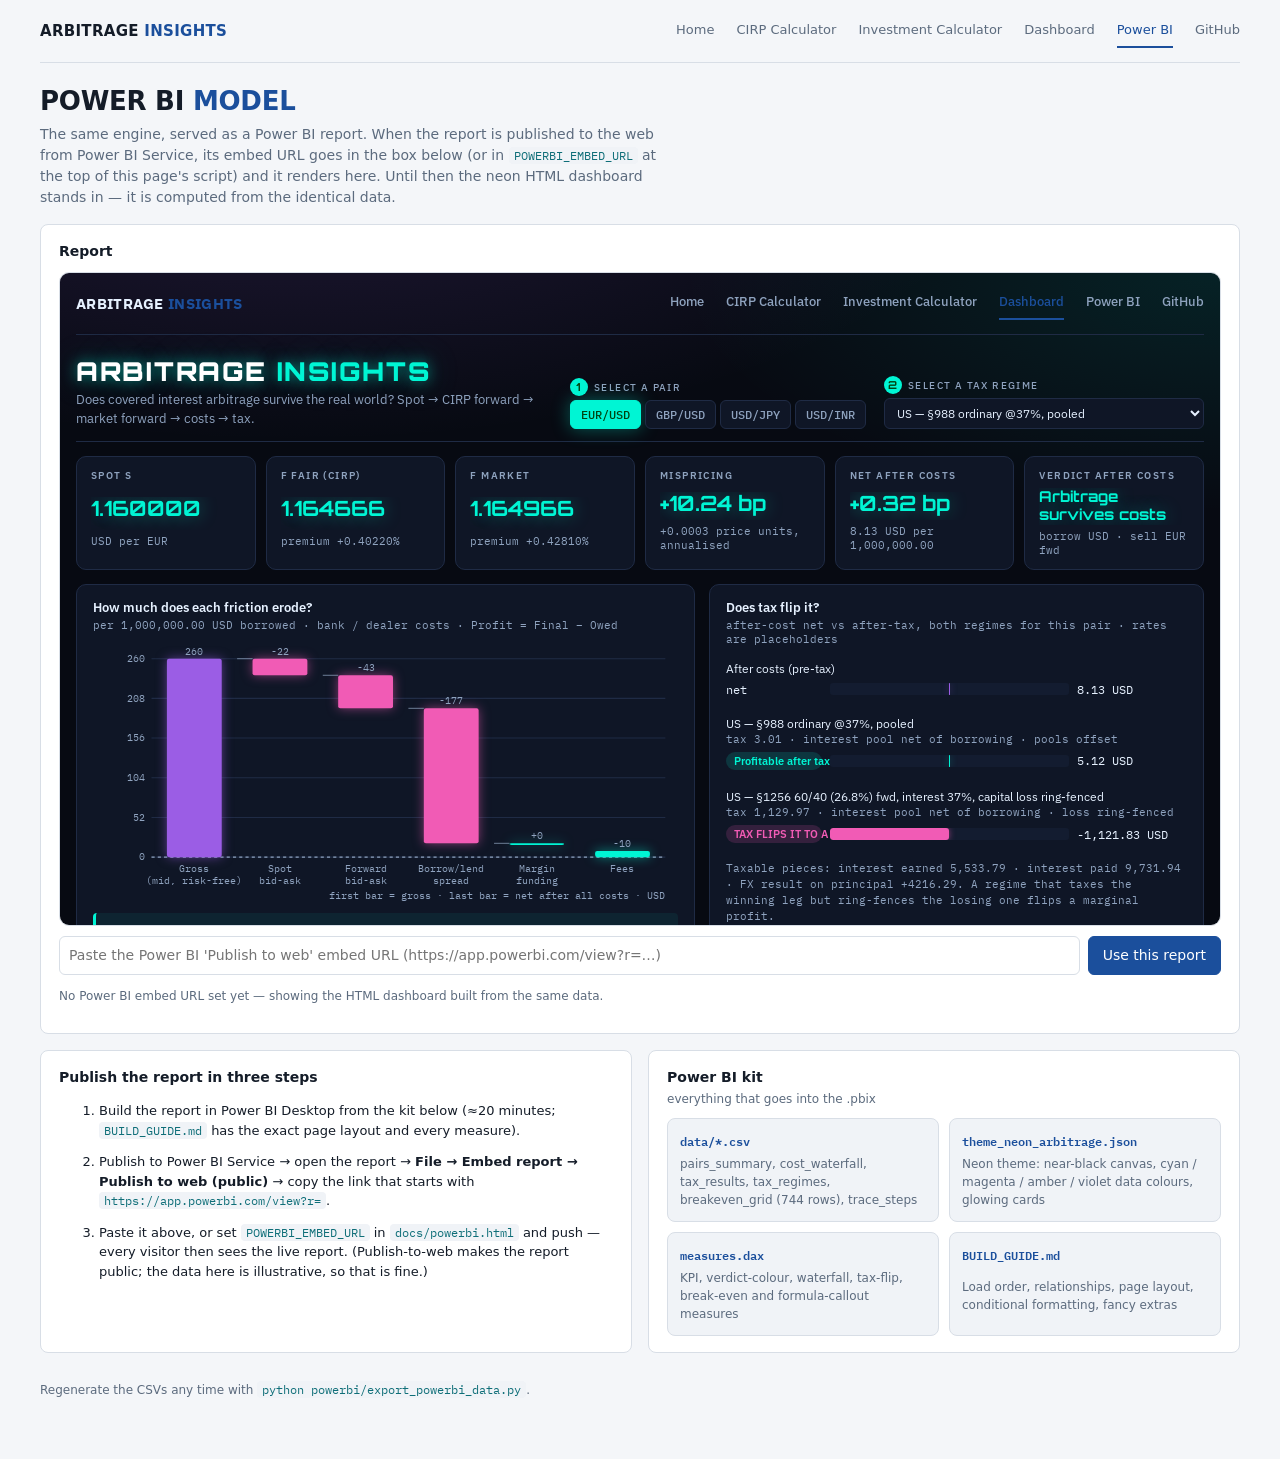
<file: powerbi.html>
<!DOCTYPE html>
<html lang="en">
<head>
<meta charset="utf-8">
<meta name="viewport" content="width=device-width, initial-scale=1">
<title>Power BI Model — Arbitrage Insights</title>
<link rel="stylesheet" href="https://fonts.googleapis.com/css2?family=Orbitron:wght@500;700;900&family=IBM+Plex+Sans:wght@400;500;600&family=IBM+Plex+Mono:wght@400;500&display=swap">
<link rel="stylesheet" href="theme.css">
<style>
  .embed{position:relative;width:100%;aspect-ratio:16/9;max-width:100%;background:var(--card2);border:1px solid var(--line);border-radius:10px;overflow:hidden}
  .embed iframe{position:absolute;inset:0;width:100%;height:100%;border:0}
  .setup{display:grid;gap:8px;font-size:13px} .setup li{margin-bottom:4px}
  .files{display:grid;grid-template-columns:repeat(auto-fit,minmax(220px,1fr));gap:10px}
  .files a{display:grid;gap:4px;background:var(--card2);border:1px solid var(--line);border-radius:8px;padding:12px;text-decoration:none;color:var(--ink)} .files a:hover{border-color:var(--cyan)} .files a b{font:600 12px var(--mono);color:var(--cyan)} .files a span{font-size:12px;color:var(--mute)}
  .paste{display:grid;grid-template-columns:1fr auto;gap:8px;margin-top:10px}
</style>
</head>
<body>
<div class="wrap">
  <nav class="nav">
  <a class="brand" href="index.html">ARBITRAGE <span>INSIGHTS</span></a>
  <a class="item" href="index.html">Home</a>
  <a class="item" href="calculator.html">CIRP Calculator</a>
  <a class="item" href="invest.html">Investment Calculator</a>
  <a class="item" href="dashboard.html">Dashboard</a>
  <a class="item" href="powerbi.html" aria-current="page">Power BI</a>
  <a class="item" href="https://github.com/Gogulavasan/Riskless-arbitrage-">GitHub</a>
</nav>
  <div>
    <h1 class="page">POWER BI <span>MODEL</span></h1>
    <p class="lede">The same engine, served as a Power BI report. When the report is published to the web from Power BI Service, its embed URL goes in the box below (or in <code>POWERBI_EMBED_URL</code> at the top of this page's script) and it renders here. Until then the neon HTML dashboard stands in — it is computed from the identical data.</p>
  </div>

  <section class="panel">
    <h2 id="embedTitle">Report</h2>
    <div class="embed"><iframe id="frame" src="dashboard.html" title="Arbitrage Insights report" allowfullscreen></iframe></div>
    <div class="paste"><input id="url" placeholder="Paste the Power BI 'Publish to web' embed URL (https://app.powerbi.com/view?r=…)"><button class="primary" id="use">Use this report</button></div>
    <p class="note" id="status"></p>
  </section>

  <div class="grid2">
    <section class="panel">
      <h2>Publish the report in three steps</h2>
      <ol class="setup">
        <li>Build the report in Power BI Desktop from the kit below (≈20 minutes; <code>BUILD_GUIDE.md</code> has the exact page layout and every measure).</li>
        <li>Publish to Power BI Service → open the report → <b>File → Embed report → Publish to web (public)</b> → copy the link that starts with <code>https://app.powerbi.com/view?r=</code>.</li>
        <li>Paste it above, or set <code>POWERBI_EMBED_URL</code> in <code>docs/powerbi.html</code> and push — every visitor then sees the live report. (Publish-to-web makes the report public; the data here is illustrative, so that is fine.)</li>
      </ol>
    </section>
    <section class="panel">
      <h2>Power BI kit<small>everything that goes into the .pbix</small></h2>
      <div class="files">
        <a href="https://github.com/Gogulavasan/Riskless-arbitrage-/tree/main/powerbi/data"><b>data/*.csv</b><span>pairs_summary, cost_waterfall, tax_results, tax_regimes, breakeven_grid (744 rows), trace_steps</span></a>
        <a href="https://github.com/Gogulavasan/Riskless-arbitrage-/blob/main/powerbi/theme_neon_arbitrage.json"><b>theme_neon_arbitrage.json</b><span>Neon theme: near-black canvas, cyan / magenta / amber / violet data colours, glowing cards</span></a>
        <a href="https://github.com/Gogulavasan/Riskless-arbitrage-/blob/main/powerbi/measures.dax"><b>measures.dax</b><span>KPI, verdict-colour, waterfall, tax-flip, break-even and formula-callout measures</span></a>
        <a href="https://github.com/Gogulavasan/Riskless-arbitrage-/blob/main/powerbi/BUILD_GUIDE.md"><b>BUILD_GUIDE.md</b><span>Load order, relationships, page layout, conditional formatting, fancy extras</span></a>
      </div>
    </section>
  </div>
  <p class="foot">Regenerate the CSVs any time with <code>python powerbi/export_powerbi_data.py</code>.</p>
</div>
<script>
const POWERBI_EMBED_URL = "";   // ← paste the Publish-to-web URL here to make it permanent
const $ = id => document.getElementById(id);
function isPbi(u) { try { const x = new URL(u); return x.hostname === "app.powerbi.com" && x.pathname === "/view"; } catch { return false; } }
function apply(u, persist) {
  if (!isPbi(u)) { $("status").textContent = "That is not a Power BI publish-to-web URL (expected https://app.powerbi.com/view?r=…)."; return; }
  $("frame").src = u; $("embedTitle").textContent = "Power BI report (live)"; $("status").textContent = "Showing the Power BI report.";
  if (persist) { try { localStorage.setItem("pbiEmbedUrl", u); } catch {} }
}
let saved = ""; try { saved = localStorage.getItem("pbiEmbedUrl") || ""; } catch {}
if (POWERBI_EMBED_URL) apply(POWERBI_EMBED_URL, false); else if (saved) { $("url").value = saved; apply(saved, false); }
else $("status").textContent = "No Power BI embed URL set yet — showing the HTML dashboard built from the same data.";
$("use").onclick = () => apply($("url").value.trim(), true);
</script>
</body>
</html>
</file>
<file: theme.css>
/* Arbitrage Insights — professional light theme */
:root{
  --bg:#F4F6F9; --card:#FFFFFF; --card2:#F0F3F7; --line:#D8DEE6; --ink:#141C28; --mute:#5C6B7E;
  --accent:#1B4F9C; --accent-soft:#E8EFFA; --accent-2:#0E6E78;
  --good:#1D7A4C; --good-soft:#E4F4EA; --bad:#B3261E; --bad-soft:#FBE9E7; --warn:#9A5B00; --warn-soft:#FFF3DF;
  /* legacy aliases used by older pages */
  --cyan:var(--accent); --magenta:var(--bad); --amber:var(--warn); --violet:var(--accent-2); --blue:var(--accent);
  --glow-c:none; --glow-m:none; --glow-a:none;
  --body:"Public Sans","Segoe UI",system-ui,-apple-system,Roboto,Arial,sans-serif;
  --disp:var(--body);
  --mono:"IBM Plex Mono",ui-monospace,Menlo,Consolas,monospace;
}
*{box-sizing:border-box}
html{color-scheme:light}
body{margin:0;background:var(--bg);color:var(--ink);font:14px/1.5 var(--body);padding-block:0 48px;padding-inline:16px}
a{color:var(--accent)}
.wrap{max-width:1200px;margin:0 auto;display:grid;gap:16px}
/* nav */
.nav{display:flex;flex-wrap:wrap;align-items:center;gap:4px 22px;padding-block:14px;border-bottom:1px solid var(--line);margin-bottom:8px}
.nav .brand{font-weight:700;font-size:15px;letter-spacing:.02em;color:var(--ink);text-decoration:none;margin-right:auto}
.nav .brand span{color:var(--accent)}
.nav a.item{color:var(--mute);text-decoration:none;font-size:13px;font-weight:500;padding:6px 0;border-bottom:2px solid transparent}
.nav a.item[aria-current="page"]{color:var(--accent);border-bottom-color:var(--accent)}
.nav a.item:hover{color:var(--ink)}
/* headings */
h1.page{font-size:26px;line-height:1.15;font-weight:700;margin:0;color:var(--ink);letter-spacing:-.01em;text-wrap:balance}
h1.page span{color:var(--accent)}
p.lede{margin:8px 0 0;color:var(--mute);font-size:14px;max-width:72ch}
h2{font-size:14px;font-weight:600;margin:0 0 10px;color:var(--ink)} h2 small{display:block;font-weight:400;font-size:12px;color:var(--mute);margin-top:2px}
/* panels + tiles */
.panel{background:var(--card);border:1px solid var(--line);border-radius:8px;padding:16px 18px;min-width:0}
.grid2{display:grid;grid-template-columns:1fr 1fr;gap:16px} @media(max-width:900px){.grid2{grid-template-columns:1fr}}
.kpis{display:grid;grid-template-columns:repeat(auto-fit,minmax(160px,1fr));gap:12px}
.tile{background:var(--card);border:1px solid var(--line);border-radius:8px;padding:12px 14px;display:grid;gap:4px;min-width:0}
.tile .lab{font-size:11px;letter-spacing:.08em;text-transform:uppercase;color:var(--mute);font-weight:600}
.tile .val{font-size:22px;line-height:1.1;font-weight:700;color:var(--ink);font-variant-numeric:tabular-nums;white-space:nowrap;overflow:hidden;text-overflow:ellipsis}
.tile .sub{font-size:12px;color:var(--mute);font-family:var(--mono)}
.tile.good .val{color:var(--good)} .tile.bad .val{color:var(--bad)} .tile.warn .val{color:var(--warn)}
.tile.verdict .val{font-size:15px;white-space:normal;line-height:1.3}
/* forms */
.row{display:grid;grid-template-columns:1fr 160px;gap:8px;align-items:center;padding:4px 0}
.row label{color:var(--ink);font-size:13px} .row small{display:block;color:var(--mute);font-size:11px;font-weight:400}
input,select{width:100%;padding:7px 9px;border:1px solid var(--line);border-radius:6px;background:#fff;color:var(--ink);font:inherit;font-variant-numeric:tabular-nums}
input[type=number],input.mono{font-family:var(--mono);font-size:13px}
input:focus-visible,select:focus-visible,button:focus-visible{outline:2px solid var(--accent);outline-offset:2px}
button{padding:8px 14px;border:1px solid var(--line);border-radius:6px;background:#fff;color:var(--ink);cursor:pointer;font:inherit;font-weight:500}
button:hover{background:var(--card2)}
button.primary{background:var(--accent);color:#fff;border-color:var(--accent)} button.primary:hover{background:#163f7d}
button.small{padding:5px 10px;font-size:12px}
.seg{display:flex;gap:4px;flex-wrap:wrap}
.seg button{font:500 12px var(--body);color:var(--mute)}
.seg button[aria-pressed="true"]{color:#fff;background:var(--accent);border-color:var(--accent)}
/* tables, pills, flags */
table{width:100%;border-collapse:collapse;font-variant-numeric:tabular-nums} td,th{padding:8px 10px;border-bottom:1px solid var(--line);text-align:right;vertical-align:middle} td:first-child,th:first-child{text-align:left} th{color:var(--mute);font-weight:600;font-size:11px;letter-spacing:.06em;text-transform:uppercase;white-space:nowrap}
tbody tr:hover{background:var(--card2)}
.tscroll{overflow-x:auto}
.pill{display:inline-block;padding:3px 9px;border-radius:999px;font-size:11px;font-weight:600;white-space:nowrap}
.pill.good{background:var(--good-soft);color:var(--good)} .pill.bad{background:var(--bad-soft);color:var(--bad)} .pill.neu{background:var(--card2);color:var(--mute)} .pill.warn{background:var(--warn-soft);color:var(--warn)} .pill.info{background:var(--accent-soft);color:var(--accent)}
.flag{margin-top:10px;padding:10px 12px;border-left:3px solid var(--warn);background:var(--warn-soft);border-radius:4px;font-size:13px}
.flag.hot{border-color:var(--bad);background:var(--bad-soft)} .flag.ok{border-color:var(--good);background:var(--good-soft)} .flag.info{border-color:var(--accent);background:var(--accent-soft)}
.note{font-size:12px;color:var(--mute)} .foot{color:var(--mute);font-size:12px}
code{font-family:var(--mono);font-size:12px;color:var(--accent-2);background:var(--card2);padding:1px 5px;border-radius:4px}
svg{display:block;width:100%;height:auto} svg text{font-family:var(--mono);font-size:10px;fill:var(--mute)}
.bar{height:10px;background:var(--card2);border-radius:3px;position:relative;overflow:hidden} .bar i{position:absolute;top:0;bottom:0;border-radius:3px}
.num{font-family:var(--mono);font-variant-numeric:tabular-nums}
</file>
